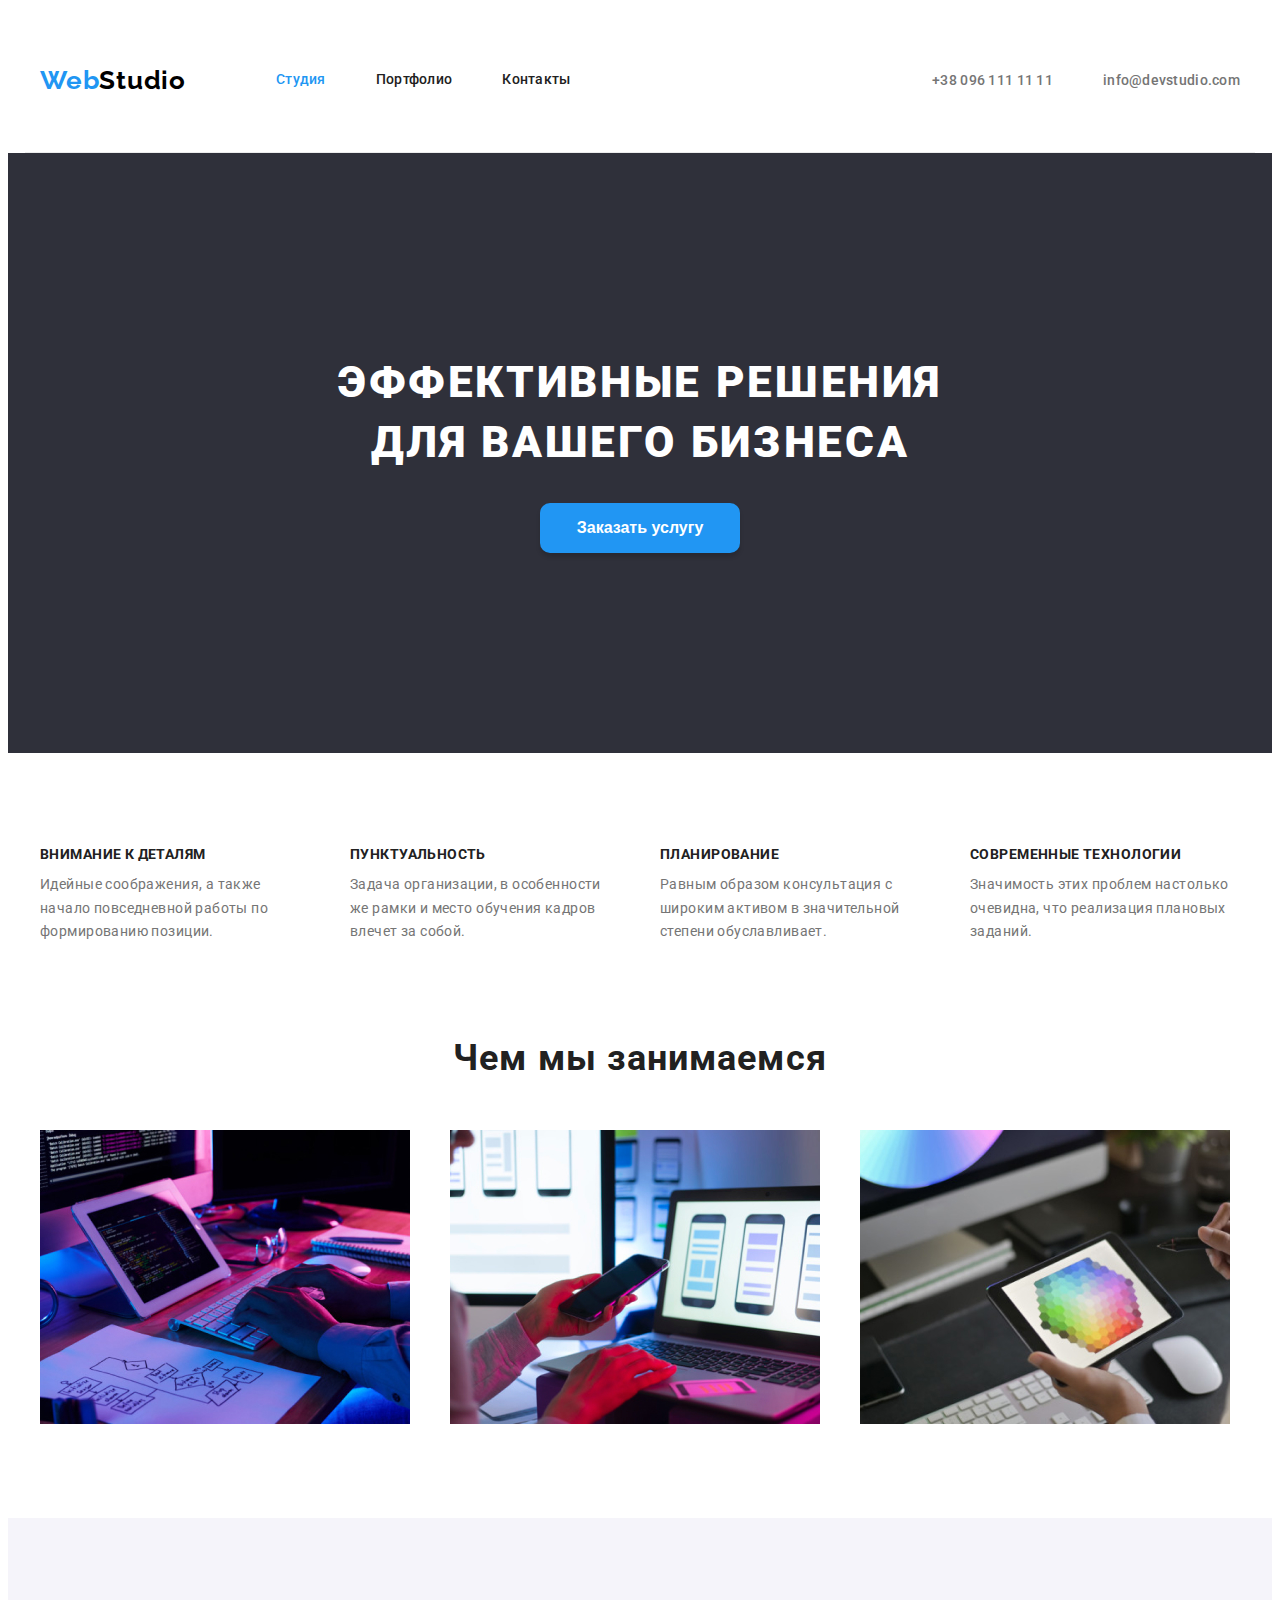
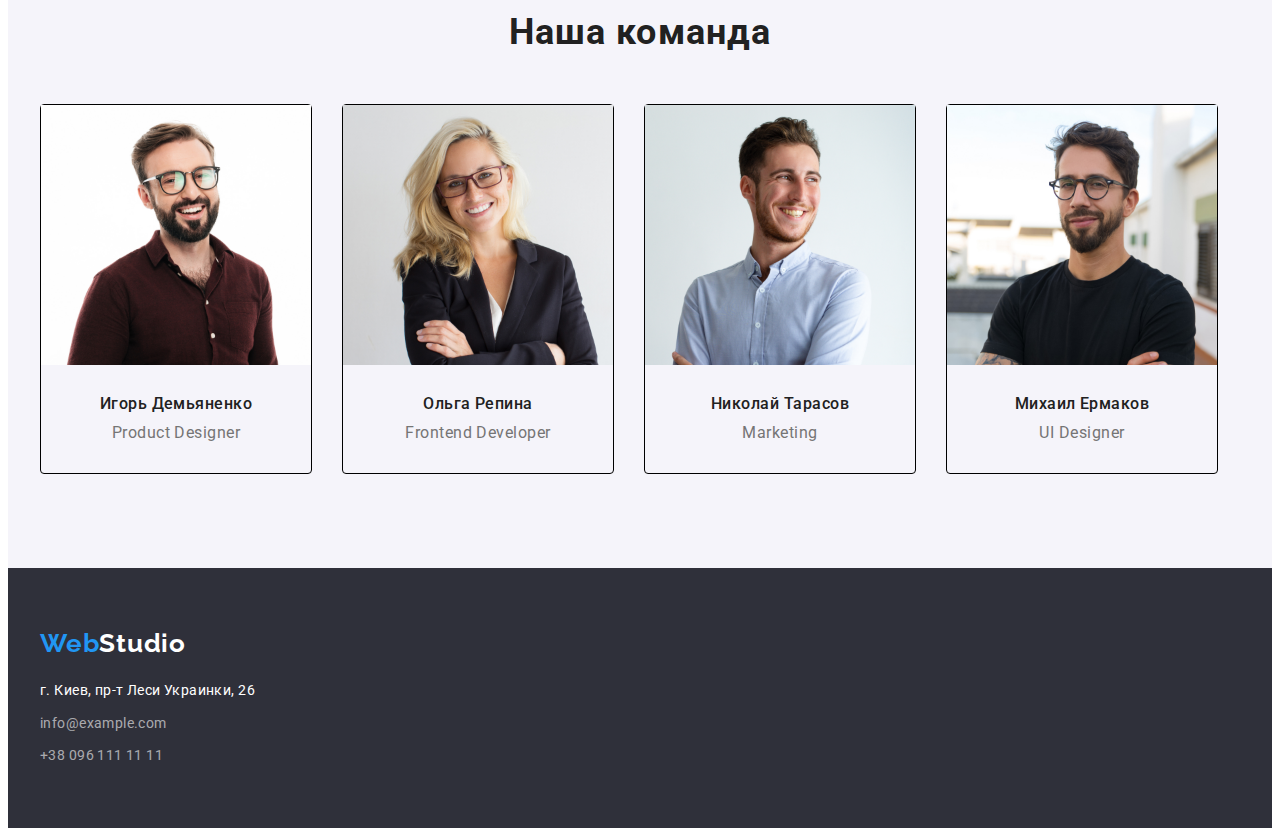
<file: index.html>
<!DOCTYPE html>
        <html lang="ru">
        <head>
            <meta charset="UTF-8">
            <meta http-equiv="X-UA-Compatible" content="IE=edge">
            <meta name="viewport" content="width=device-width, initial-scale=1.0">
            <title>Веб студия</title>
            <link rel="preconnect" href="https://fonts.gstatic.com">
            <link
                href="https://fonts.googleapis.com/css2?family=Raleway:wght@700&amp;family=Roboto:wght@400;500;700;900&amp;display=swap"
                rel="stylesheet">
            <link rel="stylesheet" href="https://cdnjs.cloudflare.com/ajax/libs/modern-normalize/1.0.0/modern-normalize.min.css"
                    integrity="sha512-ISS7cAi1PEhQ8jnbJpJZMd29NlhNj4AWYyLOSp2CE/CsHxTCu+r+t0D2yoJudVrd0/8fTVPUVDzY5Tvli75u/g=="
                    crossorigin="anonymous" />
            <link rel="stylesheet" href="./CSS/styles.css">

        </head>

        <body class="body">
    <!--page header-->
        <header class="header">
            <div class="container header-container">

            
            <nav class="navigation">
                <a class="logo-link link" href="index.html">
                 <span class="logo-link-firstWord">Web</span><span class="logo-link-secondWord">Studio</span> 
                </a>    
                <ul class="menu list">
                    <li class="menu-item"><a class="menu-item-link link current" href="./index.html">Студия</a> </li>
                    <li class="menu-item"><a class="menu-item-link link " href="./portfolio.html">Портфолио</a> </li>
                    <li class="menu-item"> <a class="menu-item-link link" href="#Контакты">Контакты</a> </li>
                </ul>
            </nav>
            <ul class="header-contacts list">    
                <li class="header-contacts-item"><a class="header-contacts-tel-link link" href="tel:+380961111111">+38 096 111 11 11</a></li>
                <li class="header-contacts-item"><a class="header-contacts-mail-link link" href="mailto:info@devstudio.com">info@devstudio.com</a></li>
            </ul> 
            
            </div>
        
        </header>  
   
    <main>
         <!-- hero section -->
            <section class="hero section">
                <div class="container"><h1 class="hero-title" id="Студия">Эффективные решения <br> для вашего бизнеса</h1>
                <button class="modal-btn" type="button">Заказать услугу</button>
                </div>
             </section>
    
    <!-- features section -->
        <section class="features">
            <div class="container features-container">
                <h2 class="visually-hidden">Features</h2>
            <ul class="features-list section-padding list">
                <li class="features-list-item">
                    <h3 class="features-list-item-title">Внимание к деталям</h3>
                    <p class="features-list-item-discription"> Идейные соображения, а также начало повседневной работы по
                        формированию позиции.</p>
                </li>
                <li class="features-list-item">
                    <h3 class="features-list-item-title">Пунктуальность</h3>
                    <p class="features-list-item-discription"> Задача организации, в особенности же рамки и место обучения кадров
                        влечет за собой.</p>
                </li>
                <li class="features-list-item">
                    <h3 class="features-list-item-title">Планирование</h3>
                    <p class="features-list-item-discription">Равным образом консультация с широким активом в значительной степени
                        обуславливает.</p>
                </li>
                <li class="features-list-item">
                    <h3 class="features-list-item-title">Современные технологии</h3>
                    <p class="features-list-item-discription">Значимость этих проблем настолько очевидна, что реализация плановых
                        заданий.</p>
                </li>
            </ul>
        
        </div>
            
        </section>

    <!-- about section -->
    <section class="about section">
        <div class="container"> 

        
            <h2 class="about-title" id="Портфолио">Чем мы занимаемся</h2>
        
            <ul class="about-list list">
            <li class="about-list-item"><img class="about-list-item-photo" src="./images/about/about1.jpg"
                    alt="пишет на клавиатуре" width="370" height="294"></li>
            <li class="about-list-item"><img class="about-list-item-photo" src="./images/about/about2.jpg"
                    alt="смотрит на телефон" width="370" height="294"></li>
            <li class="about-list-item"><img class="about-list-item-photo" src="./images/about/about3.jpg"
                    alt="смотрит на планшет" width="370" height="294"></li>
        </ul>
    </div>
        
    </section>

    <!--team section-->
    <section class="team section">
    <div class="container team-container section-padding">   
                <h2 class="team-title">Наша команда</h2>
        <ul class="team-list list">
            <li class="team-list-item"><img class="team-list-item-photo" src="./images/team/команда1.jpg" alt="парень в очках"
                    width="270" height="260">
               <div class="team-list-item-dicription"><h3 class="team-list-item-name">Игорь Демьяненко</h3>
            <p class="team-list-item-position" lang="en">Product Designer</p></div> 
            </li>
            <li class="team-list-item"><img class="team-list-item-photo" src="./images/team/команда2.jpg" alt="девушка в очках"
                    width="270" height="260">
               <div class="team-list-item-dicription"><h3 class="team-list-item-name">Ольга Репина</h3>
            <p class="team-list-item-position" lang="en">Frontend Developer</p></div> 
            </li>
            <li class="team-list-item"><img class="team-list-item-photo" src="./images/team/команда3.jpg" alt="парень в рубашке"
                    width="270" height="260">
               <div class="team-list-item-dicription"><h3 class="team-list-item-name">Николай Тарасов</h3>
            <p class="team-list-item-position" lang="en">Marketing</p></div> 
            </li>
            <li class="team-list-item"><img class="team-list-item-photo" src="./images/team/команда4.jpg"
                    alt="парень в футболке" width="270" height="260">
               <div class="team-list-item-dicription"><h3 class="team-list-item-name">Михаил Ермаков</h3>
            <p class="team-list-item-position" lang="en">UI Designer</p></div> 
            </li>

            
        </ul>
    </div>
    
    </section>
</main> 
    
    <!--footer section-->
    <footer class="footer">
        
        <div class="container footer-container"> 
            <a class="logo-link logo-link-footer link" href="index.html">
            <span class="logo-link-firstWord">Web</span><span class="logo-link-secondWord-footer">Studio</span>
        </a>
        <address class="adress" id="Контакты">
            <ul class="adress-list list">
                <li class="adress-list-item"><a class="adress-list-item-link-map link"
                        href="https://goo.gl/maps/LLyhizGKncTBWdUg9" rel="noopener noreferrer" target="blank">г. Киев, пр-т Леси
                        Украинки, 26</a></li>
                <li class="adress-list-item"><a class="adress-list-item-link link"
                        href="mailto:info@example.com">info@example.com</a></li>
                <li class="adress-list-item"><a class="adress-list-item-link link" href="tel:+380961111111">+38 096 111 11
                        11</a></li>
            </ul>
        </address></div>    
    </footer>
        </body>
        </html>
</file>
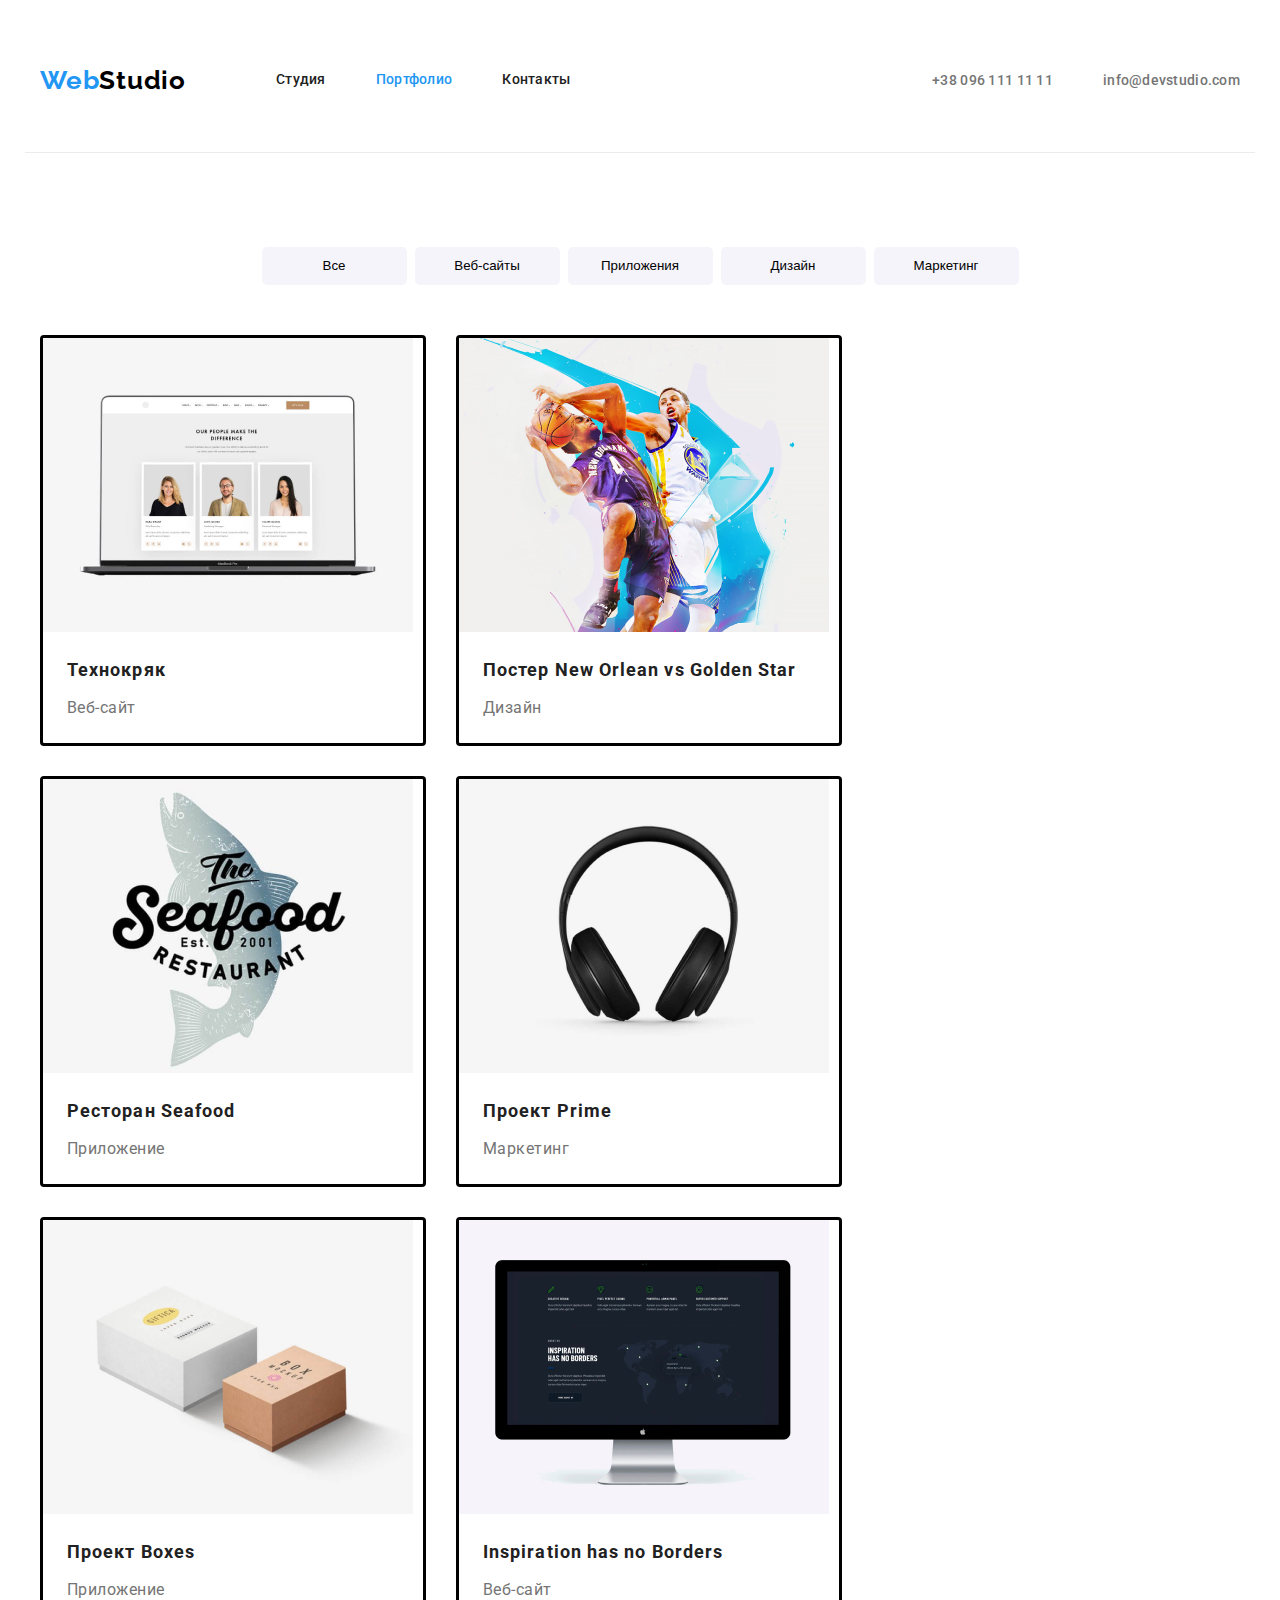
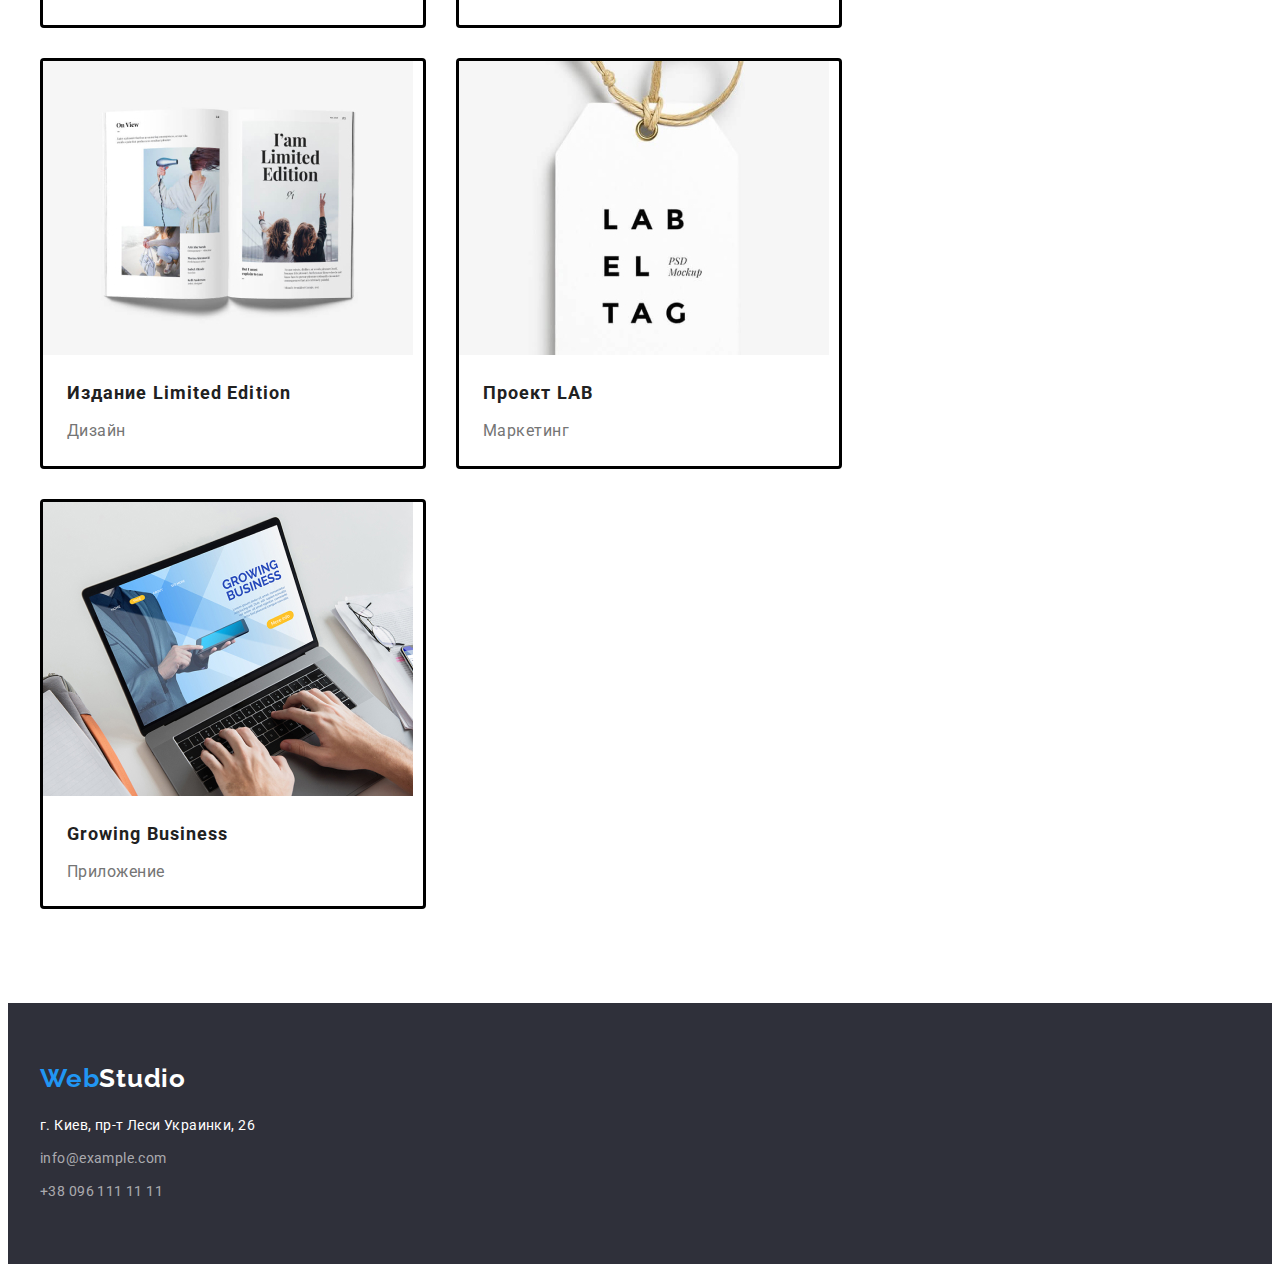
<file: portfolio.html>
<!DOCTYPE html>
<html lang="ru">

<head>
    <meta charset="UTF-8">
    <meta http-equiv="X-UA-Compatible" content="IE=edge">
    <meta name="viewport" content="width=device-width, initial-scale=1.0">
    <title>Веб студия</title>
    <link rel="preconnect" href="https://fonts.gstatic.com">
<link
    href="https://fonts.googleapis.com/css2?family=Raleway:wght@700&amp;family=Roboto:wght@400;500;700;900&amp;display=swap"
    rel="stylesheet">
    <link rel="stylesheet" href="https://cdnjs.cloudflare.com/ajax/libs/modern-normalize/1.0.0/modern-normalize.min.css"
        integrity="sha512-ISS7cAi1PEhQ8jnbJpJZMd29NlhNj4AWYyLOSp2CE/CsHxTCu+r+t0D2yoJudVrd0/8fTVPUVDzY5Tvli75u/g=="
        crossorigin="anonymous" />
    <link rel="stylesheet" href="./CSS/styles.css">
</head>
<body class="body">
    <!--page header portfolio-->
<header class="header">
    <div class="container header-container">


        <nav class="navigation">
            <a class="logo-link link" href="index.html">
                <span class="logo-link-firstWord">Web</span><span class="logo-link-secondWord">Studio</span>
            </a>
            <ul class="menu list">
                <li class="menu-item"><a class="menu-item-link link " href="./index.html">Студия</a> </li>
                <li class="menu-item"><a class="menu-item-link link current" href="./portfolio.html">Портфолио</a> </li>
                <li class="menu-item"> <a class="menu-item-link link" href="#Контакты">Контакты</a> </li>
            </ul>
        </nav>
        <ul class="header-contacts list">
            <li class="header-contacts-item"><a class="header-contacts-tel-link link" href="tel:+380961111111">+38 096
                    111 11 11</a></li>
            <li class="header-contacts-item"><a class="header-contacts-mail-link link"
                    href="mailto:info@devstudio.com">info@devstudio.com</a></li>
        </ul>

    </div>

</header>
    <main>
    <section class="portfolio section">
        <div class="container portfolio-container section-padding">
            <ul class="portfolio-list list">
                <li class="portfolio-item"> <button class="portfolio-item-link" type="button">Все</button> </li>
                <li class="portfolio-item"> <button class="portfolio-item-link" type="button">Веб-сайты</button></li>
                <li class="portfolio-item"> <button class="portfolio-item-link" type="button">Приложения</button></li>
                <li class="portfolio-item"> <button class="portfolio-item-link" type="button">Дизайн</button></li>
                <li class="portfolio-item"> <button class="portfolio-item-link" type="button">Маркетинг</button></li>
            </ul>
            
            <ul class="portfolio-photofilter-list list">
                <li class="portfolio-photofilter-list-item"> <a class="portfolio-photofilter-list-item-photo link" href=""><img src="./images/portfolio/portfolio1.jpg"
                            alt="страница с людьми на экране" width="370" height="294">
                        <div class="photofilter-discription"> <h2 class="portfolio-photofilter-list-title">Технокряк</h2>
                        <p class="portfolio-photofilter-list-discription">Веб-сайт</p></div>
                    </a>
                </li>
                <li class="portfolio-photofilter-list-item"><a class="portfolio-photofilter-list-item-photo link" href=""><img src="./images/portfolio/portfolio2.jpg"
                            alt="играют в баскетбол" width="370" height="294">
                        <div class="photofilter-discription"><h2 class="portfolio-photofilter-list-title">Постер New Orlean vs Golden Star</h2>
                        <p class="portfolio-photofilter-list-discription">Дизайн</p> </div>
                    </a>
                    </a> </li>
                <li class="portfolio-photofilter-list-item"><a class="portfolio-photofilter-list-item-photo link" href=""><img src="./images/portfolio/portfolio3.jpg"
                            alt="лого ресторана" width="370" height="294">
                        <div class="photofilter-discription"> <h2 class="portfolio-photofilter-list-title">Ресторан Seafood</h2>
                        <p class="portfolio-photofilter-list-discription">Приложение</p></div>
                    </a>
                    </a> </li>
                <li class="portfolio-photofilter-list-item"><a class="portfolio-photofilter-list-item-photo link" href=""><img src="./images/portfolio/portfolio4.jpg"
                            alt="наушники" width="370" height="294">
                        <div class="photofilter-discription"> <h2 class="portfolio-photofilter-list-title">Проект Prime</h2>
                        <p class="portfolio-photofilter-list-discription">Маркетинг</p></div>
                    </a>
                    </a> </li>
                <li class="portfolio-photofilter-list-item"><a class="portfolio-photofilter-list-item-photo link" href=""><img src="./images/portfolio/portfolio5.jpg"
                            alt="две коробки" width="370" height="294">
                        <div class="photofilter-discription"> <h2 class="portfolio-photofilter-list-title">Проект Boxes</h2>
                        <p class="portfolio-photofilter-list-discription">Приложение</p></div>
                    </a>
                    </a> </li>
                <li class="portfolio-photofilter-list-item"><a class="portfolio-photofilter-list-item-photo link" href=""><img src="./images/portfolio/portfolio6.jpg"
                            alt="аймак с черным фоном" width="370" height="294">
                        <div class="photofilter-discription"><h2 class="portfolio-photofilter-list-title" lang="en">Inspiration has no Borders</h2>
                        <p class="portfolio-photofilter-list-discription">Веб-сайт</p> </div>
                    </a>
                    </a> </li>
                <li class="portfolio-photofilter-list-item"><a class="portfolio-photofilter-list-item-photo link" href=""><img src="./images/portfolio/portfolio7.jpg"
                            alt="открытый журнал" width="370" height="294">
                        <div class="photofilter-discription"><h2 class="portfolio-photofilter-list-title">Издание Limited Edition</h2>
                        <p class="portfolio-photofilter-list-discription">Дизайн</p> </div>
                    </a>
                    </a> </li>
                <li class="portfolio-photofilter-list-item"><a class="portfolio-photofilter-list-item-photo link" href=""><img src="./images/portfolio/portfolio8.jpg"
                            alt="лейба магазина" width="370" height="294">
                        <div class="photofilter-discription"><h2 class="portfolio-photofilter-list-title">Проект LAB</h2>
                        <p class="portfolio-photofilter-list-discription">Маркетинг</p> </div>
                    </a>
                    </a> </li>
                <li class="portfolio-photofilter-list-item"><a class="portfolio-photofilter-list-item-photo link" href=""><img src="./images/portfolio/portfolio9.jpg"
                            alt="работает на ноутбуке" width="370" height="294">
                        <div class="photofilter-discription"> <h2 class="portfolio-photofilter-list-title">Growing Business</h2>
                        <p class="portfolio-photofilter-list-discription">Приложение</p> </div>
                    </a>
                </li>
            </ul>
        </div>
        
    </section>
</main>

    <footer class="footer">
    
        <div class="container footer-container">
            <a class="logo-link logo-link-footer link" href="index.html">
                <span class="logo-link-firstWord">Web</span><span class="logo-link-secondWord-footer">Studio</span>
            </a>
            <address class="adress" id="Контакты">
                <ul class="adress-list list">
                    <li class="adress-list-item"><a class="adress-list-item-link-map link"
                            href="https://goo.gl/maps/LLyhizGKncTBWdUg9" rel="noopener noreferrer" target="blank">г. Киев,
                            пр-т Леси
                            Украинки, 26</a></li>
                    <li class="adress-list-item"><a class="adress-list-item-link link"
                            href="mailto:info@example.com">info@example.com</a></li>
                    <li class="adress-list-item"><a class="adress-list-item-link link" href="tel:+380961111111">+38 096 111
                            11
                            11</a></li>
                </ul>
            </address>
        </div>
    </footer>
</body>
</html>
</file>
<file: CSS/styles.css>
:root {
  --hover-color: #2196f3;
  --title-color: #212121;
  --contacts-and-discriptions-color: #757575;
  --footer-and-background-color: #2f303a;
  --team-and-portfolio-buttoms-backgrounds: #f5f4fa;
}

h1,
h2,
h3,
h4,
h5,
h6,
p {
  margin-top: 0;
  margin-bottom: 0;
}

ul,
ol {
  margin-top: 0;
  margin-bottom: 0;
  padding-left: 0;
}

img {
  display: block;
  max-width: 100%;
}

.list {
  list-style: none;
}
.link {
  text-decoration: none;
}

.section-padding {
   /* padding-top: 94px;
  padding-bottom: 94px;  */
}

.section {
  padding-top: 94px;
  padding-bottom: 94px; 
}

.body {
  font-family: "Roboto", sans-serif;
}

.container {
  width: 1200px;
  padding-left: 15px;
  padding-right: 15px;
  margin: 0 auto;
}

.visually-hidden {
  position: absolute;
  width: 1px;
  height: 1px;
  margin: -1px;
  border: 0;
  padding: 0;

  white-space: nowrap;
  clip-path: inset(100%);
  clip: rect(0 0 0 0);
  overflow: hidden;
}


}

/*header*/

.header {
  
   border-bottom: 1px solid #ECECEC; 
  
  
}

.header-container {
  display: flex;
  align-items: center;
   border-bottom: 1px solid #ECECEC; 
  
  
  
}

.logo-link:not(.logo-link-footer) {
  margin-right: 90px;
 /* padding-top: 25px;
  padding-bottom: 25px; */
}

.navigation {
  display: flex;
  align-items: center;
  /*margin-right: 333px;*/
  padding-bottom: 32px;
  padding-top: 32px;
}

.menu {
  display: flex;
  align-items: center;
}

.menu-item:not(:last-child) {
  margin-right: 50px;
}

.header-contacts {
  display: flex;
  align-items: center;
  margin-left: auto;
}
.header-contacts-item:not(:last-child) {
  margin-right: 50px;
}

.logo-link {
  font-family: "Raleway", sans-serif;
  font-weight: 700;
  font-size: 26px;
  line-height: 1.19;
  letter-spacing: 0.03em;
}

.logo-link-firstWord {
  color: var(--hover-color);
}
.logo-link-secondWord {
  color: #000;
}

.menu-item-link {
  
  padding-top: 32px;
  padding-bottom: 32px;
  font-weight: 500;
  font-size: 14px;
  line-height: 1.14;
  letter-spacing: 0.02em;
  color: var(--title-color);
  padding-top: 32px;
  padding-bottom: 32px; 
  display: block;
}

.menu-item-link:hover,
.menu-item-link:focus,
.current {
  color: var(--hover-color);
}

.header-contacts-tel-link,
.header-contacts-mail-link {
  font-weight: 500;
  font-size: 14px;
  line-height: 1.14;
  letter-spacing: 0.02em;
  color: var(--contacts-and-discriptions-color);
  padding-top: 32px;
  padding-bottom: 32px; 
}

.header-contacts-tel-link:hover,
.header-contacts-tel-link:focus {
  color: var(--hover-color);
}
.header-contacts-mail-link:hover,
.header-contacts-mail-link:focus {
  color: var(--hover-color);
}

/*header end*/

/*hero*/

.hero {
  background-color: var(--footer-and-background-color);
  text-align: center;
  padding-top: 200px;
  padding-bottom: 200px;
}

.hero-title {
  font-weight: 900;
  font-size: 44px;
  line-height: 1.36;

  letter-spacing: 0.06em;
  text-transform: uppercase;
  color: #ffffff;
  text-align: center;

  margin-bottom: 30px;
}

.modal-btn:hover,
.modal-btn:focus {
  background-color: #188ce8;
}
.modal-btn {
  font-weight: 700;
  font-size: 16px;
  line-height: 1.87;
  color: #ffffff;

  background: var(--hover-color);
  box-shadow: 0px 4px 4px rgba(0, 0, 0, 0.15);
  border-radius: 4px;

  width: 200px;
  height: 50px;
  left: 700px;
  top: 430px;

  text-align: center;

  border-radius: 10px;
  border: none;
  cursor: pointer;
}

/*hero end*/

/*features section*/

.features {
  padding-top: 94px;
}

.features-list-item-title {
  font-weight: 700;
  font-size: 14px;
  line-height: 1.14;
  letter-spacing: 0.03em;
  text-transform: uppercase;

  color: var(--title-color);

  margin-bottom: 10px;
}

.features-list-item-discription {
  font-weight: 400;
  font-style: normal;
  font-size: 14px;
  line-height: 1.71;
  letter-spacing: 0.03em;

  width: 270px;
  /* height: 75px; 
  left: 215px; 
  top: 800px; */

  color: var(--contacts-and-discriptions-color);
}

.features-list {
  display: flex;
  justify-content: space-between;
}

.features-list-item {
  align-content: flex-start;
  width: 270px;
}

.features-list-item:not(:last-child) {
  margin-right: 30px;
}

/*features section end*/

/*about section*/

.about {
  text-align: center;
}

.about-title {
  font-weight: 700;
  font-size: 36px;
  line-height: 1.16;
  text-align: center;
  letter-spacing: 0.03em;
  color: var(--title-color);

  margin-bottom: 50px; 
}

.about-list {
  display: flex;
  flex-wrap: wrap;
  margin-left: -30px;
  margin-top: -30px;
}

.about-list-item {
  flex-basis: calc((100% - 90px) / 3);
  margin-top: 30px;
  margin-left: 30px;
}

/*end about section*/

/*team section*/
.team-container {
}

.team {
  background-color: var(--team-and-portfolio-buttoms-backgrounds);
}
.team-title {
  font-weight: 700;
  font-size: 36px;
  line-height: 1.16;
  letter-spacing: 0.03em;
  color: var(--title-color);
  display: flex;
  align-items: center;
  justify-content: center;

  margin-bottom: 50px;
}

.team-list {
  display: flex;
   /*  justify-content: space-between; 
  /* padding-bottom: 30px; */
  flex-wrap: wrap;
  margin-top: -30px;
  margin-left: -30px;
 /*  flex-basis: calc((100% - 120px) / 4); */
 
}

.team-list-item {
  /* outline: 1px ridge rgba(0, 0, 0, 0.15) ;
  outline-offset: -1px; */

  width: 270px;
  border: 1px;
  border-style: solid;
  border-radius: 4px;
  

  

  margin-top: 30px;
  margin-left: 30px;
  
  
}

.team-list-item-photo {
 /* margin-bottom: 30px; */
}

.team-list-item-dicription {
  /* margin-bottom: 60px; */
  padding-top: 30px;
  padding-bottom: 30px;
  padding-right: 20px;
  padding-left: 20px;
}

.photofilter-discription {
}

.team-list-item-name {
  font-weight: 500;
  font-size: 16px;
  line-height: 1.18;
  letter-spacing: 0.03em;
  color: var(--title-color);
  display: flex;
  align-items: center;
  margin-bottom: 10px;
  justify-content: center;
}
.team-list-item-position {
  font-weight: 400;
  font-size: 16px;
  line-height: 1.18;
  letter-spacing: 0.03em;
  color: var(--contacts-and-discriptions-color);
  display: flex;
  align-items: center;
  justify-content: center;
}
/*end team section*/

/*footer*/

.adress {
  display: block;
}

.footer {
  background: var(--footer-and-background-color);
}

.footer-container {
  padding-bottom: 60px;
  padding-top: 60px; 
}

.logo-link-footer {
  display: block;
  margin-bottom: 20px;
}

.logo-link-firstWord {
  color: var(--hover-color);
}

.logo-link-secondWord-footer {
  color: #ffffff;
}

.adress-list-item-link-map {
  font-style: normal;
  font-weight: 400;
  font-size: 14px;
  line-height: 1.5;
  letter-spacing: 0.03em;

  color: #ffffff;
}

.adress-list-item-link {
  font-weight: 400;
  font-size: 14px;
  line-height: 1.71;
  font-style: normal;

  letter-spacing: 0.03em;
  color: rgba(255, 255, 255, 0.6);
}
.adress-list-item-link-map {
  font-weight: 400;
  font-size: 14px;
  line-height: 1.71;
  letter-spacing: 0.03em;

  color: #ffffff;
}

.adress-list-item:not(:last-child) {
  margin-bottom: 9px;
}

/*end footer section*/

/*  portfolio section*/

.portfolio {
  
}

.portfolio-container {
}

.portfolio-list {
  display: flex;
  justify-content: center;
  margin-bottom: 50px;
}

.portfolio-item:not(:last-child) {
  margin-right: 8px;
}

.portfolio-photofilter-list {
  display: flex;
  flex-wrap: wrap;
  margin-left: -30px;
  margin-top: -30px;
  
}

.portfolio-photofilter-list-item {
  flex-basis: calc((100% - 90px) / 3); 
  margin-left: 30px;
  margin-top: 30px;

  /* width: 270px; 
  border: 1px; */
  border-style: solid;
  border-radius: 4px;

}

.portfolio-photofilter-list-item:nth-child(3n) {
  margin-right: 0px;
}

.portfolio-item-link {
  width: 145px;
  height: 38px;
  left: 712px;
  top: 174px;

  background: var(--team-and-portfolio-buttoms-backgrounds);
  border-radius: 4px;

  border: none;
  border-radius: 5px;
}
.portfolio-item :hover,
.portfolio-item:focus {
  background-color: var(--hover-color);
  color: #ffffff;
  cursor: pointer;
}

.photofilter-discription {
  padding-top: 20px;
  padding-bottom: 20px;
  padding-right: 24px;
  padding-left: 24px;

  border: 0px 1px 1px 1px thin #EEEEEE ;

  
  
}

.portfolio-item {
  font-weight: 500;
  font-size: 16px;
  line-height: 1.62;
  letter-spacing: 0.03em;

  color: var(--title-color);
}

.portfolio-photofilter-list-title {
  font-weight: 700;
  font-size: 18px;
  line-height: 2;
  letter-spacing: 0.06em;
  color: var(--title-color);
  margin-bottom: 5px;
}
.portfolio-photofilter-list-discription {
  font-weight: 400;
  font-size: 16px;
  line-height: 1.87;
  letter-spacing: 0.03em;
  color: var(--contacts-and-discriptions-color);
}
/*  end portfolio section*/
</file>
